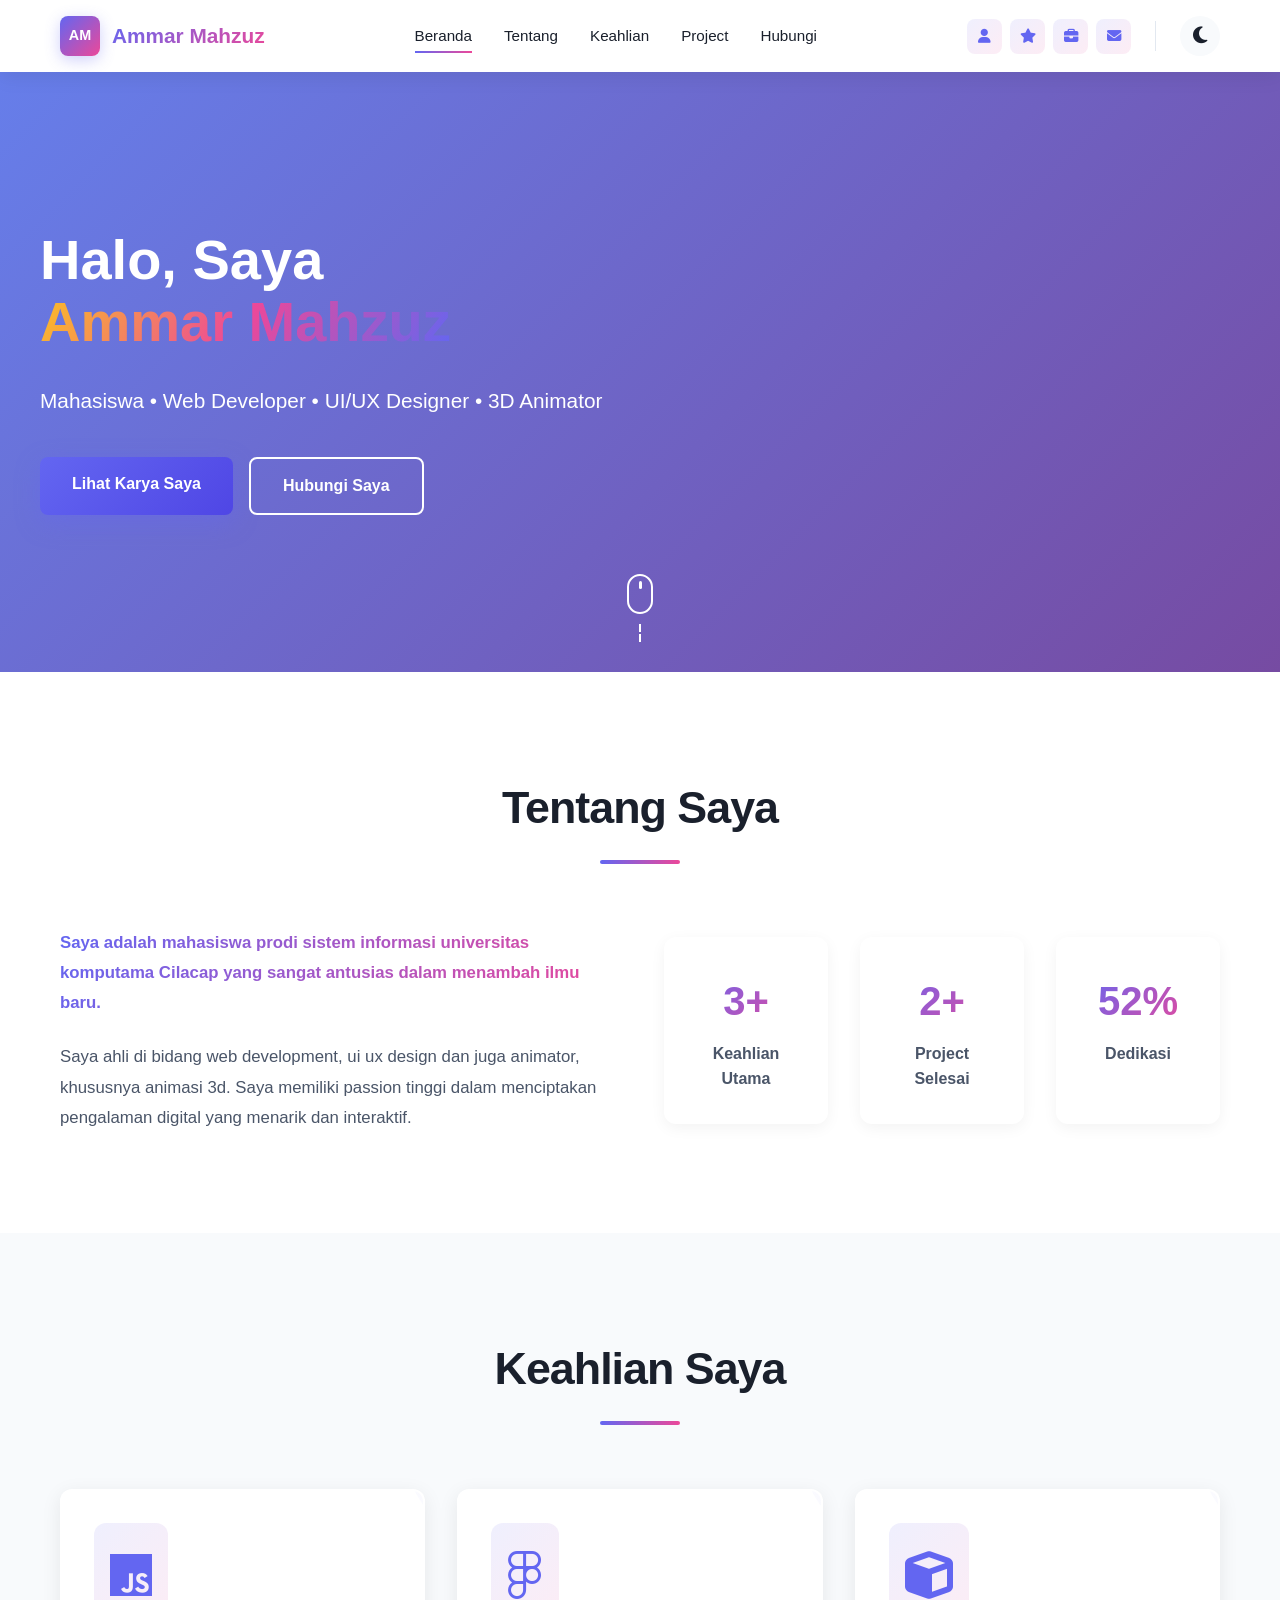
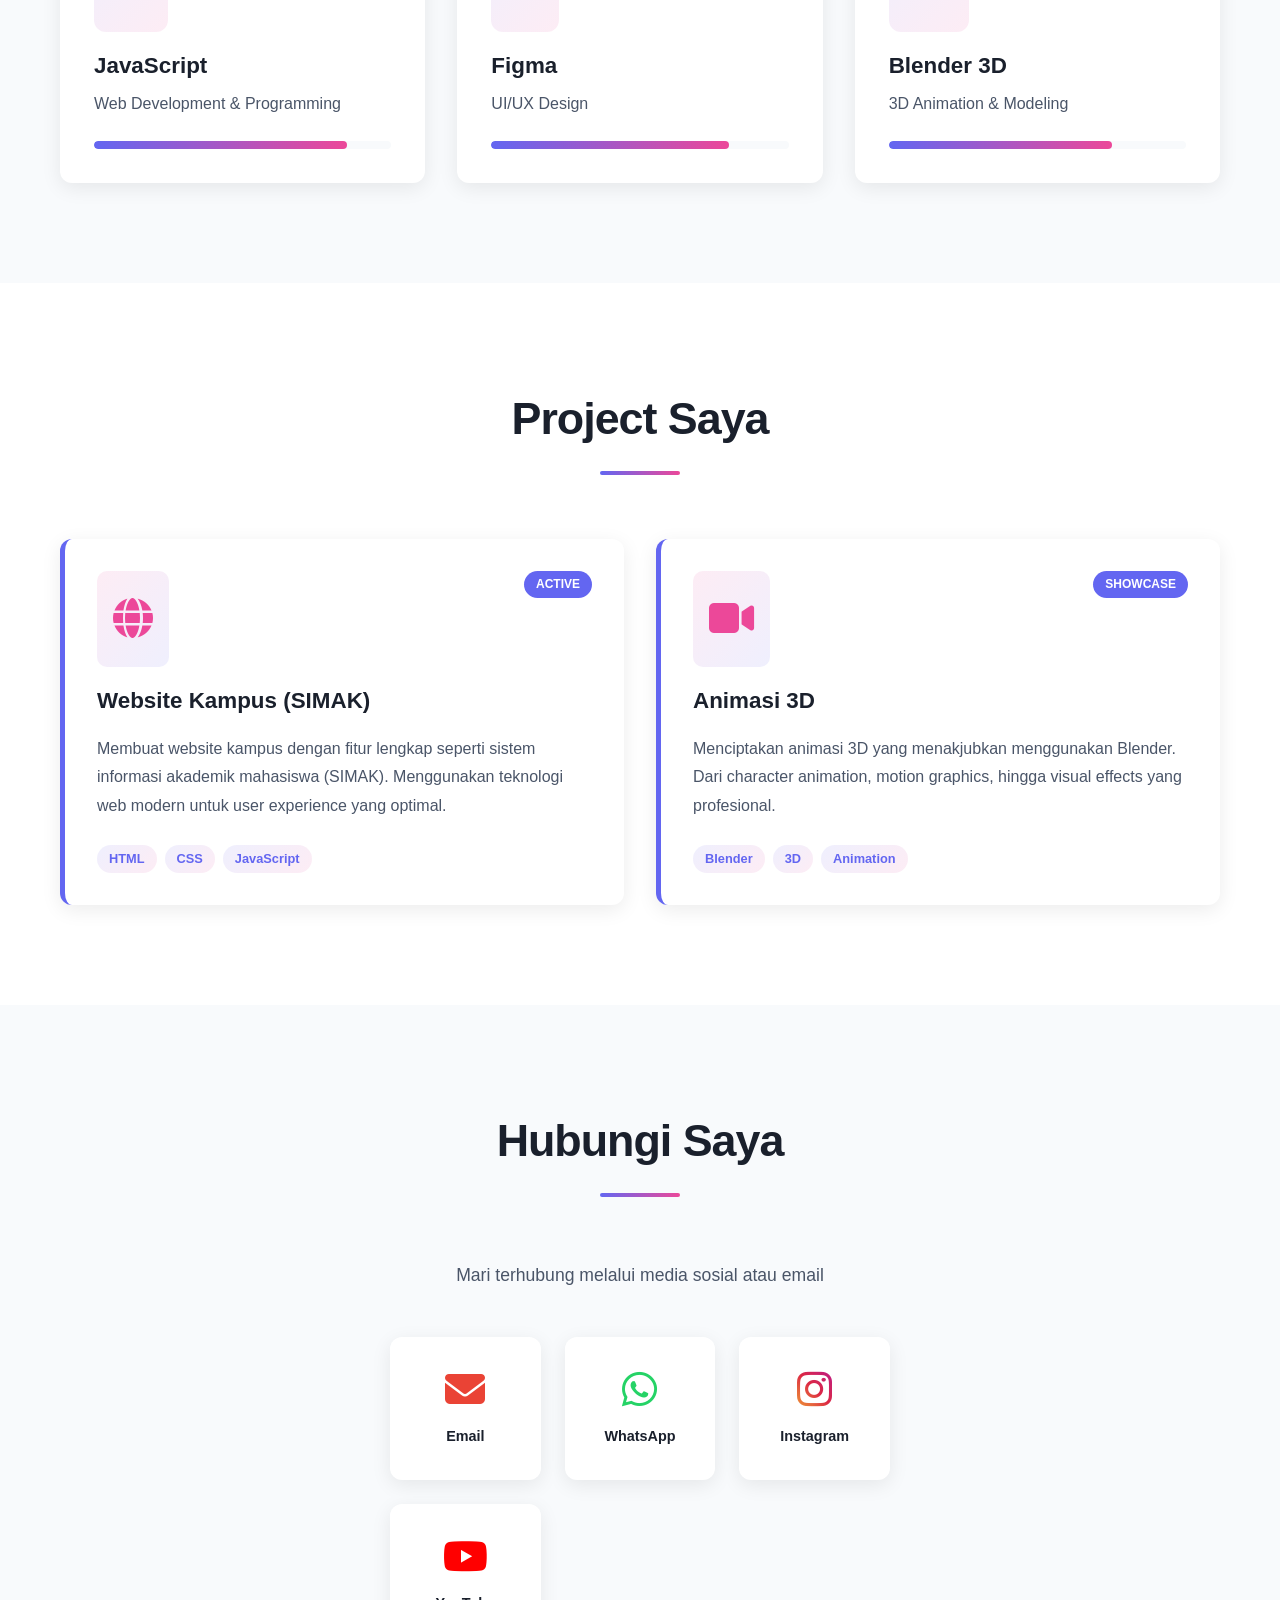
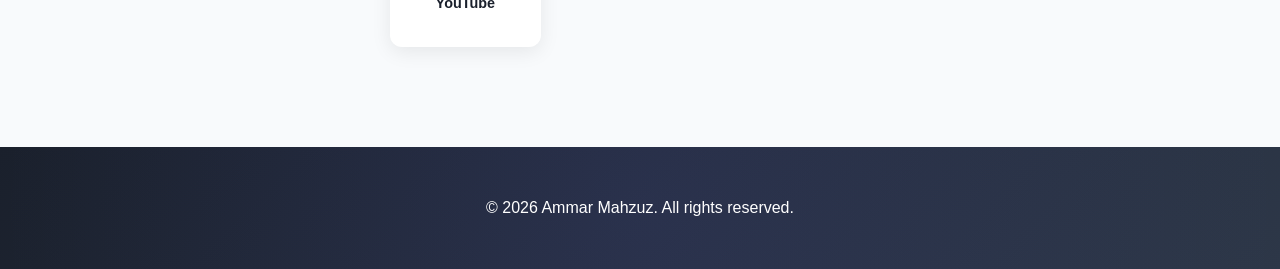
<file: index.html>
<!DOCTYPE html>
<html lang="id">
<head>
    <meta charset="UTF-8">
    <meta name="viewport" content="width=device-width, initial-scale=1.0">
    <title>Ammar Mahzuz - Portfolio</title>
    <link rel="stylesheet" href="style.css">
    <link rel="stylesheet" href="https://cdnjs.cloudflare.com/ajax/libs/font-awesome/6.4.0/css/all.min.css">
</head>
<body>
    <!-- Navigation -->
    <nav class="navbar">
        <div class="nav-container">
            <div class="nav-brand">
                <span class="brand-icon">AM</span>
                <span class="brand-text">Ammar Mahzuz</span>
            </div>
            <div class="nav-menu" id="navMenu">
                <a href="#home" class="nav-link active">Beranda</a>
                <a href="#about" class="nav-link">Tentang</a>
                <a href="#skills" class="nav-link">Keahlian</a>
                <a href="#projects" class="nav-link">Project</a>
                <a href="#contact" class="nav-link">Hubungi</a>
            </div>
            <div class="nav-right">
                <div class="nav-shortcuts">
                    <a href="#about" class="nav-shortcut" title="Tentang" data-tooltip="Tentang">
                        <i class="fas fa-user"></i>
                    </a>
                    <a href="#skills" class="nav-shortcut" title="Keahlian" data-tooltip="Keahlian">
                        <i class="fas fa-star"></i>
                    </a>
                    <a href="#projects" class="nav-shortcut" title="Project" data-tooltip="Project">
                        <i class="fas fa-briefcase"></i>
                    </a>
                    <a href="#contact" class="nav-shortcut" title="Hubungi" data-tooltip="Hubungi">
                        <i class="fas fa-envelope"></i>
                    </a>
                </div>
                <div class="nav-divider"></div>
                <button class="theme-toggle" id="themeToggle">
                    <i class="fas fa-moon"></i>
                </button>
                <button class="menu-toggle" id="menuToggle">
                    <span></span>
                    <span></span>
                    <span></span>
                </button>
            </div>
        </div>
    </nav>

    <!-- Home Section -->
    <section id="home" class="hero">
        <div class="hero-content">
            <div class="hero-text fade-in">
                <h1 class="hero-title">
                    <span class="title-word">Halo,</span>
                    <span class="title-word">Saya</span>
                    <span class="title-word highlight">Ammar Mahzuz</span>
                </h1>
                <p class="hero-subtitle">Mahasiswa • Web Developer • UI/UX Designer • 3D Animator</p>
                <div class="hero-buttons">
                    <a href="#projects" class="btn btn-primary">Lihat Karya Saya</a>
                    <a href="#contact" class="btn btn-secondary">Hubungi Saya</a>
                </div>
            </div>
            <div class="hero-visual fade-in">
                <div class="avatar-wrapper">
                    <div class="avatar">AM</div>
                    <div class="avatar-ring"></div>
                </div>
                <div class="floating-cards">
                    <div class="float-card" style="--delay: 0s">
                        <i class="fas fa-code"></i>
                    </div>
                    <div class="float-card" style="--delay: 0.2s">
                        <i class="fab fa-figma"></i>
                    </div>
                    <div class="float-card" style="--delay: 0.4s">
                        <i class="fas fa-cube"></i>
                    </div>
                </div>
            </div>
        </div>
        <div class="scroll-indicator">
            <div class="mouse">
                <div class="wheel"></div>
            </div>
            <div class="arrow">
                <span></span>
                <span></span>
            </div>
        </div>
    </section>

    <!-- About Section -->
    <section id="about" class="about">
        <div class="container">
            <div class="section-header fade-in">
                <h2 class="section-title">Tentang Saya</h2>
                <div class="title-underline"></div>
            </div>
            <div class="about-content">
                <div class="about-text fade-in">
                    <p class="highlight-text">
                        Saya adalah mahasiswa prodi sistem informasi universitas komputama Cilacap yang sangat antusias dalam menambah ilmu baru.
                    </p>
                    <p>
                        Saya ahli di bidang web development, ui ux design dan juga animator, khususnya animasi 3d. Saya memiliki passion tinggi dalam menciptakan pengalaman digital yang menarik dan interaktif.
                    </p>
                </div>
                <div class="about-stats fade-in">
                    <div class="stat-item">
                        <div class="stat-number">3+</div>
                        <div class="stat-label">Keahlian Utama</div>
                    </div>
                    <div class="stat-item">
                        <div class="stat-number">2+</div>
                        <div class="stat-label">Project Selesai</div>
                    </div>
                    <div class="stat-item">
                        <div class="stat-number">100%</div>
                        <div class="stat-label">Dedikasi</div>
                    </div>
                </div>
            </div>
        </div>
    </section>

    <!-- Skills Section -->
    <section id="skills" class="skills">
        <div class="container">
            <div class="section-header fade-in">
                <h2 class="section-title">Keahlian Saya</h2>
                <div class="title-underline"></div>
            </div>
            <div class="skills-grid">
                <div class="skill-card fade-in" style="--delay: 0s">
                    <div class="skill-icon-wrapper">
                        <i class="fab fa-js"></i>
                    </div>
                    <h3>JavaScript</h3>
                    <p>Web Development & Programming</p>
                    <div class="skill-bar">
                        <div class="skill-progress" style="width: 85%"></div>
                    </div>
                </div>
                <div class="skill-card fade-in" style="--delay: 0.1s">
                    <div class="skill-icon-wrapper">
                        <i class="fab fa-figma"></i>
                    </div>
                    <h3>Figma</h3>
                    <p>UI/UX Design</p>
                    <div class="skill-bar">
                        <div class="skill-progress" style="width: 80%"></div>
                    </div>
                </div>
                <div class="skill-card fade-in" style="--delay: 0.2s">
                    <div class="skill-icon-wrapper">
                        <i class="fas fa-cube"></i>
                    </div>
                    <h3>Blender 3D</h3>
                    <p>3D Animation & Modeling</p>
                    <div class="skill-bar">
                        <div class="skill-progress" style="width: 75%"></div>
                    </div>
                </div>
            </div>
        </div>
    </section>

    <!-- Projects Section -->
    <section id="projects" class="projects">
        <div class="container">
            <div class="section-header fade-in">
                <h2 class="section-title">Project Saya</h2>
                <div class="title-underline"></div>
            </div>
            <div class="projects-grid">
                <div class="project-card fade-in" style="--delay: 0s">
                    <div class="project-header">
                        <div class="project-icon">
                            <i class="fas fa-globe"></i>
                        </div>
                        <div class="project-status">Active</div>
                    </div>
                    <h3>Website Kampus (SIMAK)</h3>
                    <p>Membuat website kampus dengan fitur lengkap seperti sistem informasi akademik mahasiswa (SIMAK). Menggunakan teknologi web modern untuk user experience yang optimal.</p>
                    <div class="project-tags">
                        <span class="tag">HTML</span>
                        <span class="tag">CSS</span>
                        <span class="tag">JavaScript</span>
                    </div>
                </div>
                <div class="project-card fade-in" style="--delay: 0.1s">
                    <div class="project-header">
                        <div class="project-icon">
                            <i class="fas fa-video"></i>
                        </div>
                        <div class="project-status">Showcase</div>
                    </div>
                    <h3>Animasi 3D</h3>
                    <p>Menciptakan animasi 3D yang menakjubkan menggunakan Blender. Dari character animation, motion graphics, hingga visual effects yang profesional.</p>
                    <div class="project-tags">
                        <span class="tag">Blender</span>
                        <span class="tag">3D</span>
                        <span class="tag">Animation</span>
                    </div>
                </div>
            </div>
        </div>
    </section>

    <!-- Contact Section -->
    <section id="contact" class="contact">
        <div class="container">
            <div class="section-header fade-in">
                <h2 class="section-title">Hubungi Saya</h2>
                <div class="title-underline"></div>
            </div>
            <p class="contact-subtitle fade-in">Mari terhubung melalui media sosial atau email</p>
            
            <div class="contact-links fade-in">
                <a href="mailto:ammarmahzuz@mail.com" class="contact-item contact-email" title="Email">
                    <div class="contact-icon-wrapper">
                        <i class="fas fa-envelope"></i>
                    </div>
                    <span class="contact-text">Email</span>
                </a>
                
                <a href="https://api.whatsapp.com/send/?phone=6285643094039&text&type=phone_number&app_absent=0&wame_ctl=1" target="_blank" class="contact-item contact-whatsapp" title="WhatsApp">
                    <div class="contact-icon-wrapper">
                        <i class="fab fa-whatsapp"></i>
                    </div>
                    <span class="contact-text">WhatsApp</span>
                </a>
                
                <a href="https://www.instagram.com/rammahr16?igsh=Z2ZxMXU0ZWlxMHEy" target="_blank" class="contact-item contact-instagram" title="Instagram">
                    <div class="contact-icon-wrapper">
                        <i class="fab fa-instagram"></i>
                    </div>
                    <span class="contact-text">Instagram</span>
                </a>
                
                <a href="https://youtube.com/@ammarmahzuz7254?si=USGzGLlos97mZvbC" target="_blank" class="contact-item contact-youtube" title="YouTube">
                    <div class="contact-icon-wrapper">
                        <i class="fab fa-youtube"></i>
                    </div>
                    <span class="contact-text">YouTube</span>
                </a>
            </div>
        </div>
    </section>

    <!-- Footer -->
    <footer class="footer">
        <div class="container">
            <p>&copy; 2026 Ammar Mahzuz. All rights reserved.</p>
            <div class="footer-glow"></div>
        </div>
    </footer>

    <script src="script.js"></script>
</body>
</html>
</file>
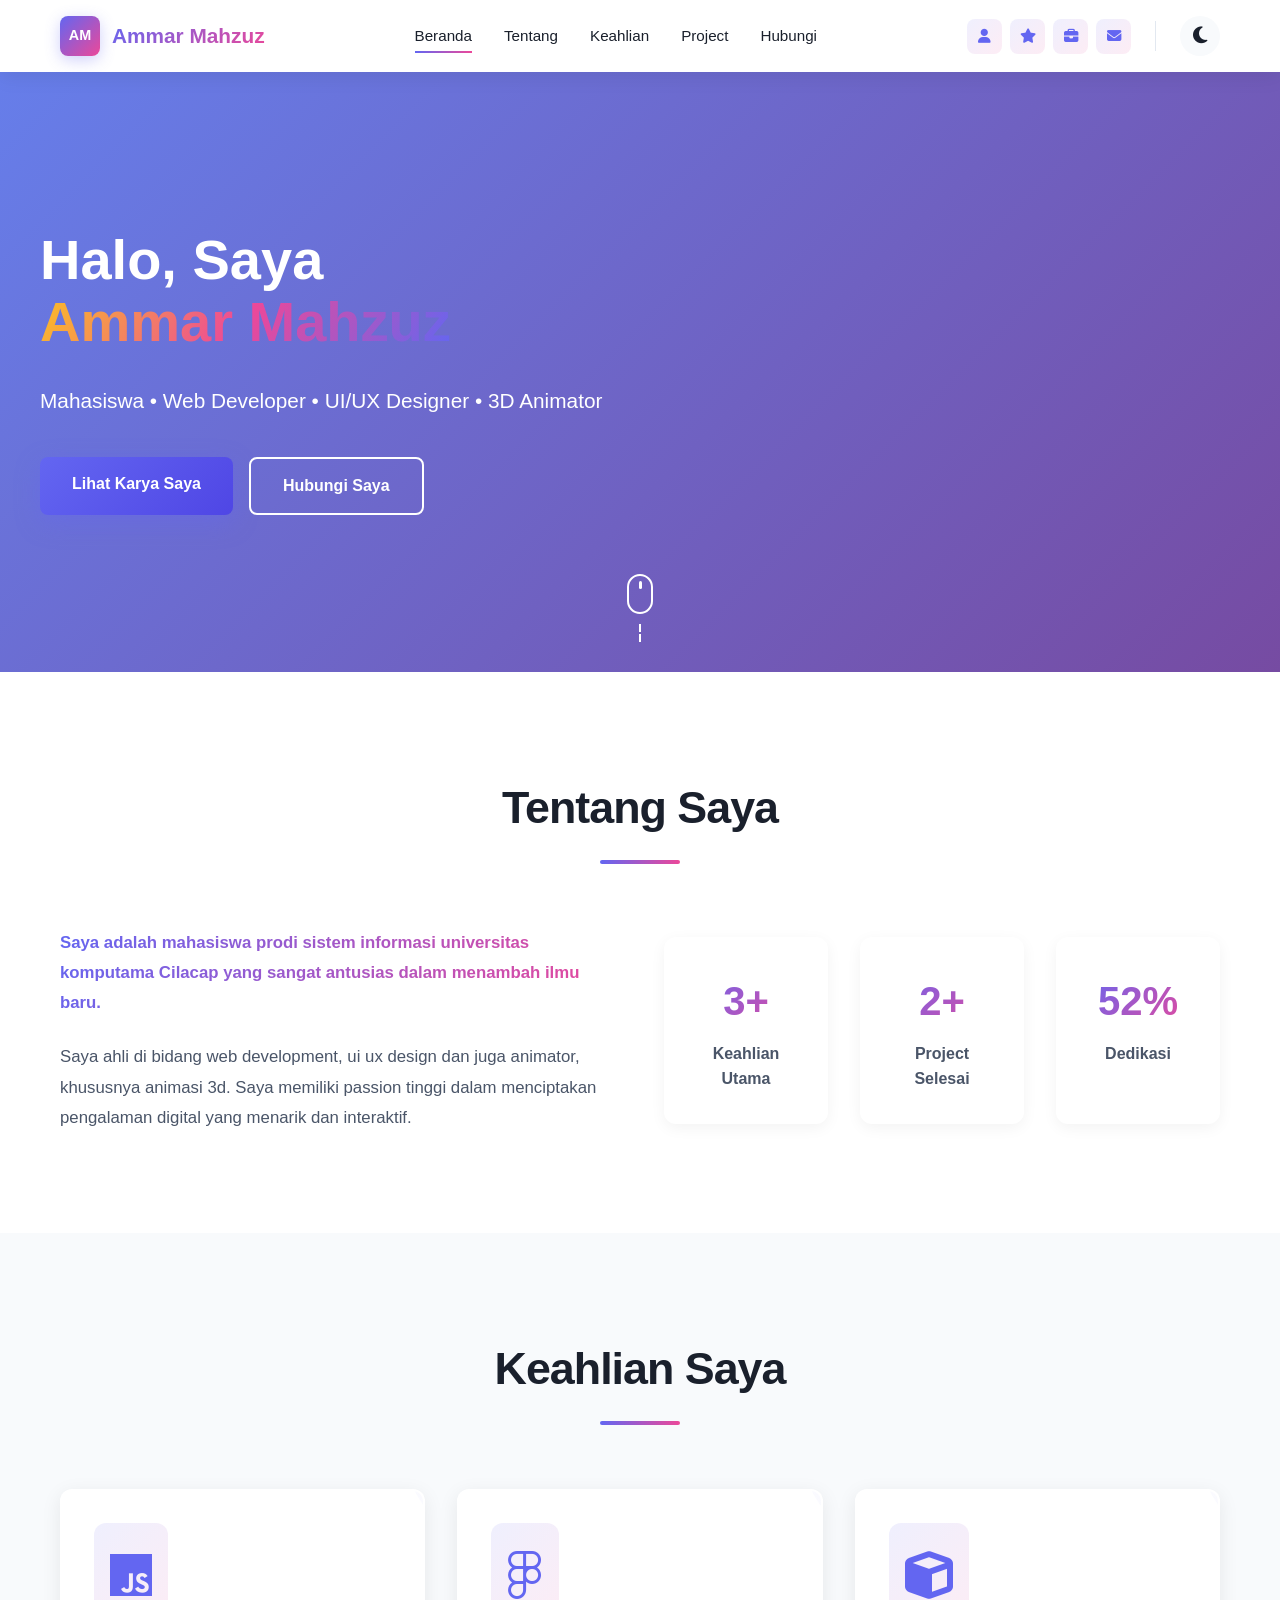
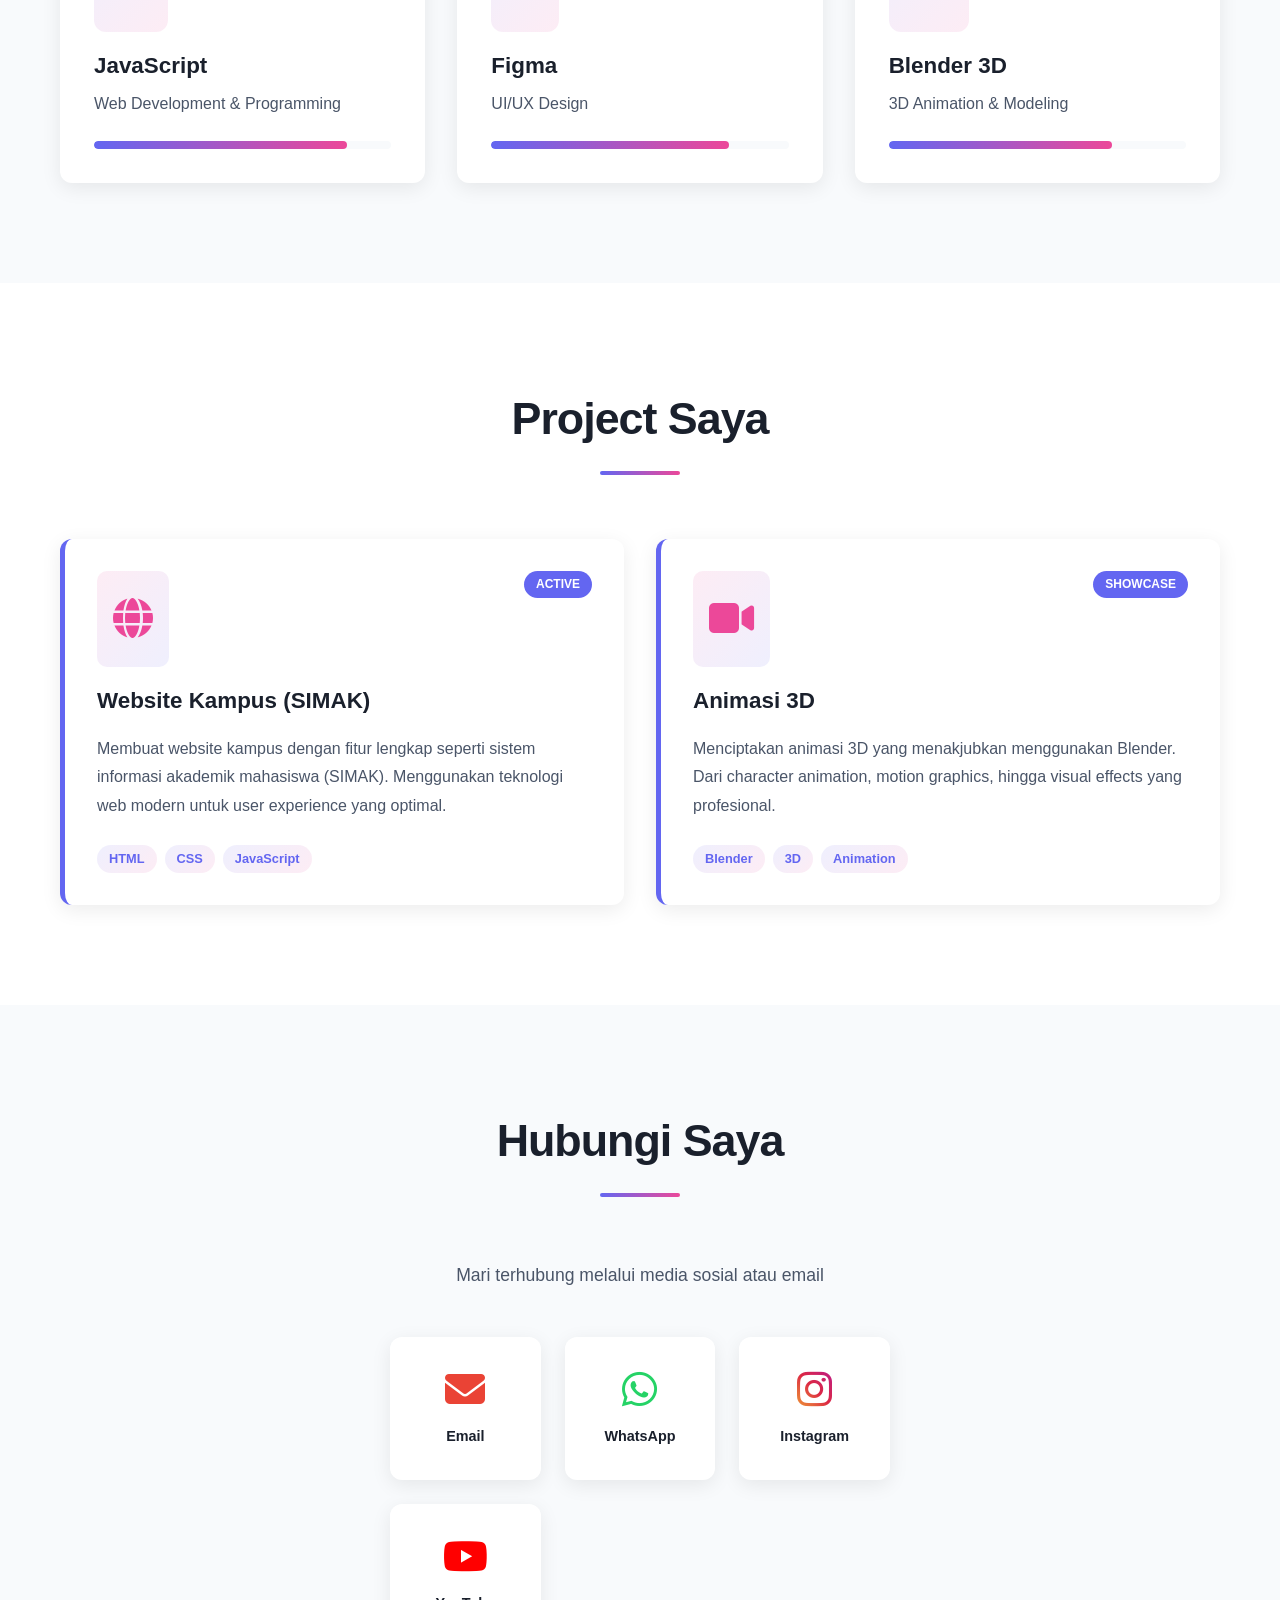
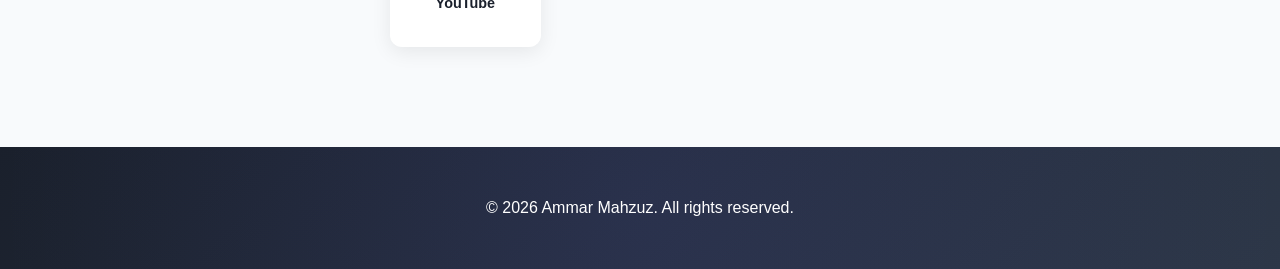
<file: index_Version3.html>
<!DOCTYPE html>
<html lang="id">
<head>
    <meta charset="UTF-8">
    <meta name="viewport" content="width=device-width, initial-scale=1.0">
    <title>Ammar Mahzuz - Portfolio</title>
    <link rel="stylesheet" href="style.css">
    <link rel="stylesheet" href="https://cdnjs.cloudflare.com/ajax/libs/font-awesome/6.4.0/css/all.min.css">
</head>
<body>
    <!-- Navigation -->
    <nav class="navbar">
        <div class="nav-container">
            <div class="nav-brand">
                <span class="brand-icon">AM</span>
                <span class="brand-text">Ammar Mahzuz</span>
            </div>
            <div class="nav-menu" id="navMenu">
                <a href="#home" class="nav-link active">Beranda</a>
                <a href="#about" class="nav-link">Tentang</a>
                <a href="#skills" class="nav-link">Keahlian</a>
                <a href="#projects" class="nav-link">Project</a>
                <a href="#contact" class="nav-link">Hubungi</a>
            </div>
            <div class="nav-right">
                <div class="nav-shortcuts">
                    <a href="#about" class="nav-shortcut" title="Tentang" data-tooltip="Tentang">
                        <i class="fas fa-user"></i>
                    </a>
                    <a href="#skills" class="nav-shortcut" title="Keahlian" data-tooltip="Keahlian">
                        <i class="fas fa-star"></i>
                    </a>
                    <a href="#projects" class="nav-shortcut" title="Project" data-tooltip="Project">
                        <i class="fas fa-briefcase"></i>
                    </a>
                    <a href="#contact" class="nav-shortcut" title="Hubungi" data-tooltip="Hubungi">
                        <i class="fas fa-envelope"></i>
                    </a>
                </div>
                <div class="nav-divider"></div>
                <button class="theme-toggle" id="themeToggle">
                    <i class="fas fa-moon"></i>
                </button>
                <button class="menu-toggle" id="menuToggle">
                    <span></span>
                    <span></span>
                    <span></span>
                </button>
            </div>
        </div>
    </nav>

    <!-- Home Section -->
    <section id="home" class="hero">
        <div class="hero-content">
            <div class="hero-text fade-in">
                <h1 class="hero-title">
                    <span class="title-word">Halo,</span>
                    <span class="title-word">Saya</span>
                    <span class="title-word highlight">Ammar Mahzuz</span>
                </h1>
                <p class="hero-subtitle">Mahasiswa • Web Developer • UI/UX Designer • 3D Animator</p>
                <div class="hero-buttons">
                    <a href="#projects" class="btn btn-primary">Lihat Karya Saya</a>
                    <a href="#contact" class="btn btn-secondary">Hubungi Saya</a>
                </div>
            </div>
            <div class="hero-visual fade-in">
                <div class="avatar-wrapper">
                    <div class="avatar">AM</div>
                    <div class="avatar-ring"></div>
                </div>
                <div class="floating-cards">
                    <div class="float-card" style="--delay: 0s">
                        <i class="fas fa-code"></i>
                    </div>
                    <div class="float-card" style="--delay: 0.2s">
                        <i class="fab fa-figma"></i>
                    </div>
                    <div class="float-card" style="--delay: 0.4s">
                        <i class="fas fa-cube"></i>
                    </div>
                </div>
            </div>
        </div>
        <div class="scroll-indicator">
            <div class="mouse">
                <div class="wheel"></div>
            </div>
            <div class="arrow">
                <span></span>
                <span></span>
            </div>
        </div>
    </section>

    <!-- About Section -->
    <section id="about" class="about">
        <div class="container">
            <div class="section-header fade-in">
                <h2 class="section-title">Tentang Saya</h2>
                <div class="title-underline"></div>
            </div>
            <div class="about-content">
                <div class="about-text fade-in">
                    <p class="highlight-text">
                        Saya adalah mahasiswa prodi sistem informasi universitas komputama Cilacap yang sangat antusias dalam menambah ilmu baru.
                    </p>
                    <p>
                        Saya ahli di bidang web development, ui ux design dan juga animator, khususnya animasi 3d. Saya memiliki passion tinggi dalam menciptakan pengalaman digital yang menarik dan interaktif.
                    </p>
                </div>
                <div class="about-stats fade-in">
                    <div class="stat-item">
                        <div class="stat-number">3+</div>
                        <div class="stat-label">Keahlian Utama</div>
                    </div>
                    <div class="stat-item">
                        <div class="stat-number">2+</div>
                        <div class="stat-label">Project Selesai</div>
                    </div>
                    <div class="stat-item">
                        <div class="stat-number">100%</div>
                        <div class="stat-label">Dedikasi</div>
                    </div>
                </div>
            </div>
        </div>
    </section>

    <!-- Skills Section -->
    <section id="skills" class="skills">
        <div class="container">
            <div class="section-header fade-in">
                <h2 class="section-title">Keahlian Saya</h2>
                <div class="title-underline"></div>
            </div>
            <div class="skills-grid">
                <div class="skill-card fade-in" style="--delay: 0s">
                    <div class="skill-icon-wrapper">
                        <i class="fab fa-js"></i>
                    </div>
                    <h3>JavaScript</h3>
                    <p>Web Development & Programming</p>
                    <div class="skill-bar">
                        <div class="skill-progress" style="width: 85%"></div>
                    </div>
                </div>
                <div class="skill-card fade-in" style="--delay: 0.1s">
                    <div class="skill-icon-wrapper">
                        <i class="fab fa-figma"></i>
                    </div>
                    <h3>Figma</h3>
                    <p>UI/UX Design</p>
                    <div class="skill-bar">
                        <div class="skill-progress" style="width: 80%"></div>
                    </div>
                </div>
                <div class="skill-card fade-in" style="--delay: 0.2s">
                    <div class="skill-icon-wrapper">
                        <i class="fas fa-cube"></i>
                    </div>
                    <h3>Blender 3D</h3>
                    <p>3D Animation & Modeling</p>
                    <div class="skill-bar">
                        <div class="skill-progress" style="width: 75%"></div>
                    </div>
                </div>
            </div>
        </div>
    </section>

    <!-- Projects Section -->
    <section id="projects" class="projects">
        <div class="container">
            <div class="section-header fade-in">
                <h2 class="section-title">Project Saya</h2>
                <div class="title-underline"></div>
            </div>
            <div class="projects-grid">
                <div class="project-card fade-in" style="--delay: 0s">
                    <div class="project-header">
                        <div class="project-icon">
                            <i class="fas fa-globe"></i>
                        </div>
                        <div class="project-status">Active</div>
                    </div>
                    <h3>Website Kampus (SIMAK)</h3>
                    <p>Membuat website kampus dengan fitur lengkap seperti sistem informasi akademik mahasiswa (SIMAK). Menggunakan teknologi web modern untuk user experience yang optimal.</p>
                    <div class="project-tags">
                        <span class="tag">HTML</span>
                        <span class="tag">CSS</span>
                        <span class="tag">JavaScript</span>
                    </div>
                </div>
                <div class="project-card fade-in" style="--delay: 0.1s">
                    <div class="project-header">
                        <div class="project-icon">
                            <i class="fas fa-video"></i>
                        </div>
                        <div class="project-status">Showcase</div>
                    </div>
                    <h3>Animasi 3D</h3>
                    <p>Menciptakan animasi 3D yang menakjubkan menggunakan Blender. Dari character animation, motion graphics, hingga visual effects yang profesional.</p>
                    <div class="project-tags">
                        <span class="tag">Blender</span>
                        <span class="tag">3D</span>
                        <span class="tag">Animation</span>
                    </div>
                </div>
            </div>
        </div>
    </section>

    <!-- Contact Section -->
    <section id="contact" class="contact">
        <div class="container">
            <div class="section-header fade-in">
                <h2 class="section-title">Hubungi Saya</h2>
                <div class="title-underline"></div>
            </div>
            <p class="contact-subtitle fade-in">Mari terhubung melalui media sosial atau email</p>
            
            <div class="contact-links fade-in">
                <a href="mailto:ammarmahzuz@mail.com" class="contact-item contact-email" title="Email">
                    <div class="contact-icon-wrapper">
                        <i class="fas fa-envelope"></i>
                    </div>
                    <span class="contact-text">Email</span>
                </a>
                
                <a href="https://api.whatsapp.com/send/?phone=6285643094039&text&type=phone_number&app_absent=0&wame_ctl=1" target="_blank" class="contact-item contact-whatsapp" title="WhatsApp">
                    <div class="contact-icon-wrapper">
                        <i class="fab fa-whatsapp"></i>
                    </div>
                    <span class="contact-text">WhatsApp</span>
                </a>
                
                <a href="https://www.instagram.com/rammahr16?igsh=Z2ZxMXU0ZWlxMHEy" target="_blank" class="contact-item contact-instagram" title="Instagram">
                    <div class="contact-icon-wrapper">
                        <i class="fab fa-instagram"></i>
                    </div>
                    <span class="contact-text">Instagram</span>
                </a>
                
                <a href="https://youtube.com/@ammarmahzuz7254?si=USGzGLlos97mZvbC" target="_blank" class="contact-item contact-youtube" title="YouTube">
                    <div class="contact-icon-wrapper">
                        <i class="fab fa-youtube"></i>
                    </div>
                    <span class="contact-text">YouTube</span>
                </a>
            </div>
        </div>
    </section>

    <!-- Footer -->
    <footer class="footer">
        <div class="container">
            <p>&copy; 2026 Ammar Mahzuz. All rights reserved.</p>
            <div class="footer-glow"></div>
        </div>
    </footer>

    <script src="script.js"></script>
</body>
</html>
</file>
<file: style.css>
* {
    margin: 0;
    padding: 0;
    box-sizing: border-box;
}

:root {
    --primary-color: #6366f1;
    --primary-dark: #4f46e5;
    --secondary-color: #ec4899;
    --accent-color: #f59e0b;
    
    --bg-light: #ffffff;
    --bg-light-alt: #f8fafc;
    --text-light: #1a202c;
    --text-light-alt: #4a5568;
    --border-light: #e2e8f0;
    
    --bg-dark: #0f172a;
    --bg-dark-alt: #1e293b;
    --text-dark: #f1f5f9;
    --text-dark-alt: #cbd5e1;
    --border-dark: #334155;
    
    --transition: all 0.3s cubic-bezier(0.4, 0, 0.2, 1);
    --transition-slow: all 0.6s cubic-bezier(0.4, 0, 0.2, 1);
}

html {
    scroll-behavior: smooth;
}

body {
    font-family: 'Segoe UI', Tahoma, Geneva, Verdana, sans-serif;
    line-height: 1.6;
    color: var(--text-light);
    background-color: var(--bg-light);
    transition: var(--transition-slow);
    overflow-x: hidden;
}

body.dark-mode {
    background-color: var(--bg-dark);
    color: var(--text-dark);
}

.container {
    max-width: 1200px;
    margin: 0 auto;
    padding: 0 20px;
}

/* Animations */
@keyframes fadeInUp {
    from {
        opacity: 0;
        transform: translateY(30px);
    }
    to {
        opacity: 1;
        transform: translateY(0);
    }
}

@keyframes slideInLeft {
    from {
        opacity: 0;
        transform: translateX(-30px);
    }
    to {
        opacity: 1;
        transform: translateX(0);
    }
}

@keyframes slideInRight {
    from {
        opacity: 0;
        transform: translateX(30px);
    }
    to {
        opacity: 1;
        transform: translateX(0);
    }
}

@keyframes float {
    0%, 100% {
        transform: translateY(0px);
    }
    50% {
        transform: translateY(-20px);
    }
}

@keyframes glow {
    0%, 100% {
        box-shadow: 0 0 20px rgba(99, 102, 241, 0.3);
    }
    50% {
        box-shadow: 0 0 30px rgba(99, 102, 241, 0.5);
    }
}

@keyframes pulse {
    0%, 100% {
        opacity: 1;
    }
    50% {
        opacity: 0.5;
    }
}

@keyframes rotate {
    from {
        transform: rotate(0deg);
    }
    to {
        transform: rotate(360deg);
    }
}

@keyframes wave {
    0%, 100% {
        transform: translateY(0);
    }
    25% {
        transform: translateY(-10px);
    }
    75% {
        transform: translateY(10px);
    }
}

@keyframes floatCard {
    0%, 100% {
        transform: translateY(0) rotate(0deg);
    }
    50% {
        transform: translateY(-15px) rotate(5deg);
    }
}

@keyframes progressBar {
    from {
        width: 0 !important;
    }
}

.fade-in {
    animation: fadeInUp 0.6s ease-out forwards;
    opacity: 0;
}

.fade-in[style*="--delay"] {
    animation-delay: var(--delay);
}

/* Navbar */
.navbar {
    background-color: var(--bg-light);
    box-shadow: 0 4px 20px rgba(0, 0, 0, 0.08);
    position: sticky;
    top: 0;
    z-index: 100;
    transition: var(--transition-slow);
    backdrop-filter: blur(10px);
    background-color: rgba(255, 255, 255, 0.95);
}

body.dark-mode .navbar {
    background-color: rgba(15, 23, 42, 0.95);
    box-shadow: 0 4px 20px rgba(0, 0, 0, 0.3);
}

.nav-container {
    max-width: 1200px;
    margin: 0 auto;
    padding: 1rem 20px;
    display: flex;
    justify-content: space-between;
    align-items: center;
}

.nav-brand {
    display: flex;
    align-items: center;
    gap: 0.75rem;
    font-weight: bold;
    color: var(--primary-color);
    transition: var(--transition);
    cursor: pointer;
}

.nav-brand:hover {
    transform: scale(1.05);
}

.brand-icon {
    width: 40px;
    height: 40px;
    background: linear-gradient(135deg, var(--primary-color), var(--secondary-color));
    border-radius: 8px;
    display: flex;
    align-items: center;
    justify-content: center;
    color: white;
    font-weight: bold;
    font-size: 0.9rem;
    box-shadow: 0 4px 15px rgba(99, 102, 241, 0.3);
}

.brand-text {
    font-size: 1.3rem;
    background: linear-gradient(135deg, var(--primary-color), var(--secondary-color));
    -webkit-background-clip: text;
    -webkit-text-fill-color: transparent;
    background-clip: text;
}

.nav-menu {
    display: flex;
    gap: 2rem;
    align-items: center;
}

.nav-link {
    color: var(--text-light);
    text-decoration: none;
    transition: var(--transition);
    font-weight: 500;
    position: relative;
    font-size: 0.95rem;
}

body.dark-mode .nav-link {
    color: var(--text-dark);
}

.nav-link::after {
    content: '';
    position: absolute;
    bottom: -5px;
    left: 0;
    width: 0;
    height: 2px;
    background: linear-gradient(90deg, var(--primary-color), var(--secondary-color));
    transition: width 0.3s ease;
}

.nav-link:hover::after,
.nav-link.active::after {
    width: 100%;
}

.nav-link:hover {
    color: var(--primary-color);
}

.nav-right {
    display: flex;
    align-items: center;
    gap: 1rem;
}

/* Nav Shortcuts */
.nav-shortcuts {
    display: flex;
    gap: 0.5rem;
    align-items: center;
}

.nav-shortcut {
    width: 35px;
    height: 35px;
    display: flex;
    align-items: center;
    justify-content: center;
    border-radius: 8px;
    background: linear-gradient(135deg, rgba(99, 102, 241, 0.1), rgba(236, 72, 153, 0.1));
    color: var(--primary-color);
    text-decoration: none;
    transition: var(--transition);
    font-size: 0.9rem;
    position: relative;
}

body.dark-mode .nav-shortcut {
    background: linear-gradient(135deg, rgba(99, 102, 241, 0.2), rgba(236, 72, 153, 0.2));
}

.nav-shortcut:hover {
    background: linear-gradient(135deg, var(--primary-color), var(--secondary-color));
    color: white;
    transform: translateY(-3px) scale(1.1);
    box-shadow: 0 8px 20px rgba(99, 102, 241, 0.3);
}

.nav-shortcut::after {
    content: attr(data-tooltip);
    position: absolute;
    bottom: -35px;
    left: 50%;
    transform: translateX(-50%);
    background: var(--text-light);
    color: white;
    padding: 6px 10px;
    border-radius: 4px;
    font-size: 0.7rem;
    font-weight: 600;
    white-space: nowrap;
    opacity: 0;
    pointer-events: none;
    transition: opacity 0.3s ease;
}

body.dark-mode .nav-shortcut::after {
    background: var(--text-dark);
    color: var(--bg-dark);
}

.nav-shortcut:hover::after {
    opacity: 1;
}

.nav-divider {
    width: 1px;
    height: 30px;
    background: var(--border-light);
    margin: 0 0.5rem;
}

body.dark-mode .nav-divider {
    background: var(--border-dark);
}

/* Theme Toggle */
.theme-toggle {
    background: none;
    border: none;
    font-size: 1.2rem;
    color: var(--text-light);
    cursor: pointer;
    transition: var(--transition);
    padding: 0.5rem;
    display: flex;
    align-items: center;
    justify-content: center;
    width: 40px;
    height: 40px;
    border-radius: 50%;
    background: var(--bg-light-alt);
}

body.dark-mode .theme-toggle {
    color: var(--text-dark);
    background: var(--bg-dark-alt);
}

.theme-toggle:hover {
    color: var(--primary-color);
    transform: rotate(20deg) scale(1.1);
    background: var(--primary-color);
    color: white;
}

.menu-toggle {
    display: none;
    flex-direction: column;
    gap: 5px;
    background: none;
    border: none;
    cursor: pointer;
}

.menu-toggle span {
    width: 25px;
    height: 3px;
    background: var(--text-light);
    border-radius: 2px;
    transition: var(--transition);
}

body.dark-mode .menu-toggle span {
    background: var(--text-dark);
}

/* Hero Section */
.hero {
    padding: 100px 20px;
    background: linear-gradient(135deg, #667eea 0%, #764ba2 100%);
    color: white;
    min-height: 600px;
    display: flex;
    flex-direction: column;
    justify-content: center;
    align-items: center;
    transition: var(--transition);
    position: relative;
    overflow: hidden;
}

body.dark-mode .hero {
    background: linear-gradient(135deg, #1e293b 0%, #0f172a 100%);
}

.hero::before {
    content: '';
    position: absolute;
    top: -50%;
    right: -50%;
    width: 500px;
    height: 500px;
    background: radial-gradient(circle, rgba(236, 72, 153, 0.2) 0%, transparent 70%);
    border-radius: 50%;
    animation: float 6s ease-in-out infinite;
}

.hero::after {
    content: '';
    position: absolute;
    bottom: -50%;
    left: -50%;
    width: 400px;
    height: 400px;
    background: radial-gradient(circle, rgba(99, 102, 241, 0.15) 0%, transparent 70%);
    border-radius: 50%;
    animation: float 8s ease-in-out infinite reverse;
}

.hero-content {
    max-width: 1200px;
    width: 100%;
    display: grid;
    grid-template-columns: 1fr 1fr;
    gap: 4rem;
    align-items: center;
    position: relative;
    z-index: 1;
}

.hero-text {
    display: flex;
    flex-direction: column;
    gap: 1.5rem;
}

.hero-title {
    font-size: 3.5rem;
    font-weight: 800;
    line-height: 1.1;
    margin-bottom: 0.5rem;
}

.title-word {
    display: inline-block;
    animation: slideInLeft 0.6s ease-out forwards;
}

.title-word:nth-child(1) {
    animation-delay: 0.1s;
}

.title-word:nth-child(2) {
    animation-delay: 0.2s;
}

.title-word:nth-child(3) {
    animation-delay: 0.3s;
}

.title-word.highlight {
    background: linear-gradient(120deg, #fbbf24, #ec4899, #6366f1);
    -webkit-background-clip: text;
    -webkit-text-fill-color: transparent;
    background-clip: text;
    font-weight: 900;
}

.hero-subtitle {
    font-size: 1.3rem;
    opacity: 0.95;
    font-weight: 500;
    animation: slideInLeft 0.6s ease-out 0.4s forwards;
    opacity: 0;
}

.hero-buttons {
    display: flex;
    gap: 1rem;
    margin-top: 1rem;
    flex-wrap: wrap;
}

.btn {
    padding: 14px 32px;
    border: none;
    border-radius: 8px;
    font-size: 1rem;
    cursor: pointer;
    transition: var(--transition);
    text-decoration: none;
    display: inline-block;
    text-align: center;
    font-weight: 600;
    position: relative;
    overflow: hidden;
}

.btn::before {
    content: '';
    position: absolute;
    top: 0;
    left: -100%;
    width: 100%;
    height: 100%;
    background: rgba(255, 255, 255, 0.2);
    transition: left 0.3s ease;
    z-index: -1;
}

.btn:hover::before {
    left: 100%;
}

.btn-primary {
    background: linear-gradient(135deg, var(--primary-color), var(--primary-dark));
    color: white;
    box-shadow: 0 8px 25px rgba(99, 102, 241, 0.4);
}

.btn-primary:hover {
    transform: translateY(-3px);
    box-shadow: 0 12px 35px rgba(99, 102, 241, 0.6);
}

.btn-secondary {
    background: transparent;
    color: white;
    border: 2px solid white;
}

.btn-secondary:hover {
    background: white;
    color: var(--primary-color);
    transform: translateY(-3px);
}

.hero-visual {
    position: relative;
    display: flex;
    justify-content: center;
    align-items: center;
    animation: slideInRight 0.8s ease-out;
}

.avatar-wrapper {
    position: relative;
    display: flex;
    align-items: center;
    justify-content: center;
}

.avatar {
    width: 250px;
    height: 250px;
    background: linear-gradient(135deg, rgba(255, 255, 255, 0.95), rgba(255, 255, 255, 0.9));
    color: var(--primary-color);
    border-radius: 50%;
    display: flex;
    align-items: center;
    justify-content: center;
    font-size: 4rem;
    font-weight: 900;
    box-shadow: 0 25px 50px rgba(0, 0, 0, 0.2);
    animation: float 3s ease-in-out infinite;
    z-index: 2;
}

.avatar-ring {
    position: absolute;
    width: 270px;
    height: 270px;
    border: 3px solid rgba(255, 255, 255, 0.3);
    border-radius: 50%;
    animation: rotate 8s linear infinite;
}

.avatar-ring::after {
    content: '';
    position: absolute;
    width: 10px;
    height: 10px;
    background: white;
    border-radius: 50%;
    top: 0;
    left: 50%;
    transform: translateX(-50%);
}

.floating-cards {
    position: absolute;
    width: 100%;
    height: 100%;
    display: flex;
    align-items: center;
    justify-content: center;
}

.float-card {
    position: absolute;
    width: 60px;
    height: 60px;
    background: white;
    border-radius: 15px;
    display: flex;
    align-items: center;
    justify-content: center;
    font-size: 1.8rem;
    color: var(--primary-color);
    box-shadow: 0 10px 30px rgba(0, 0, 0, 0.2);
    animation: floatCard 3s ease-in-out infinite;
    animation-delay: var(--delay);
}

.float-card:nth-child(1) {
    top: -30px;
    left: 50%;
    transform: translateX(-50%);
}

.float-card:nth-child(2) {
    top: 60px;
    left: -40px;
}

.float-card:nth-child(3) {
    top: 60px;
    right: -40px;
}

/* Scroll Indicator */
.scroll-indicator {
    position: absolute;
    bottom: 30px;
    left: 50%;
    transform: translateX(-50%);
    z-index: 1;
    animation: pulse 2s ease-in-out infinite;
}

.mouse {
    width: 26px;
    height: 40px;
    border: 2px solid white;
    border-radius: 13px;
    display: flex;
    justify-content: center;
    position: relative;
}

.wheel {
    width: 3px;
    height: 8px;
    background: white;
    border-radius: 2px;
    animation: wave 1.5s ease-in-out infinite;
    margin-top: 5px;
}

.arrow {
    display: flex;
    flex-direction: column;
    align-items: center;
    margin-top: 8px;
}

.arrow span {
    display: block;
    width: 2px;
    height: 8px;
    background: white;
    margin-top: 2px;
    animation: wave 1.5s ease-in-out infinite;
}

.arrow span:nth-child(2) {
    animation-delay: 0.1s;
}

/* Sections */
section {
    padding: 100px 20px;
    transition: var(--transition-slow);
    position: relative;
}

body.dark-mode section:not(.hero) {
    background-color: var(--bg-dark);
}

section:not(.hero):nth-child(even) {
    background-color: var(--bg-light-alt);
}

body.dark-mode section:not(.hero):nth-child(even) {
    background-color: var(--bg-dark-alt);
}

.section-header {
    text-align: center;
    margin-bottom: 4rem;
}

.section-title {
    font-size: 2.8rem;
    color: var(--text-light);
    font-weight: 800;
    margin-bottom: 1rem;
    letter-spacing: -1px;
}

body.dark-mode .section-title {
    color: var(--text-dark);
}

.title-underline {
    width: 80px;
    height: 4px;
    background: linear-gradient(90deg, var(--primary-color), var(--secondary-color));
    margin: 0 auto;
    border-radius: 2px;
    animation: fadeInUp 0.8s ease-out 0.2s forwards;
    opacity: 0;
}

/* About Section */
.about-content {
    display: grid;
    grid-template-columns: 1fr 1fr;
    gap: 3rem;
    align-items: center;
}

.about-text {
    display: flex;
    flex-direction: column;
    gap: 1.5rem;
}

.about-text p {
    font-size: 1.05rem;
    line-height: 1.8;
    color: var(--text-light-alt);
}

body.dark-mode .about-text p {
    color: var(--text-dark-alt);
}

.highlight-text {
    font-size: 1.2rem;
    font-weight: 600;
    background: linear-gradient(120deg, var(--primary-color), var(--secondary-color));
    -webkit-background-clip: text;
    -webkit-text-fill-color: transparent;
    background-clip: text;
}

.about-stats {
    display: grid;
    grid-template-columns: repeat(3, 1fr);
    gap: 2rem;
}

.stat-item {
    text-align: center;
    padding: 2rem;
    background: var(--bg-light);
    border-radius: 12px;
    box-shadow: 0 4px 15px rgba(0, 0, 0, 0.05);
    transition: var(--transition);
}

body.dark-mode .stat-item {
    background: var(--bg-dark-alt);
    box-shadow: 0 4px 15px rgba(0, 0, 0, 0.3);
}

.stat-item:hover {
    transform: translateY(-10px);
    box-shadow: 0 12px 30px rgba(99, 102, 241, 0.2);
}

.stat-number {
    font-size: 2.5rem;
    font-weight: 800;
    background: linear-gradient(135deg, var(--primary-color), var(--secondary-color));
    -webkit-background-clip: text;
    -webkit-text-fill-color: transparent;
    background-clip: text;
    margin-bottom: 0.5rem;
}

.stat-label {
    font-size: 1rem;
    color: var(--text-light-alt);
    font-weight: 600;
}

body.dark-mode .stat-label {
    color: var(--text-dark-alt);
}

/* Skills Section */
.skills-grid {
    display: grid;
    grid-template-columns: repeat(auto-fit, minmax(300px, 1fr));
    gap: 2rem;
}

.skill-card {
    background: var(--bg-light);
    padding: 2rem;
    border-radius: 12px;
    box-shadow: 0 5px 20px rgba(0, 0, 0, 0.08);
    transition: var(--transition);
    border: 2px solid transparent;
    position: relative;
    overflow: hidden;
}

body.dark-mode .skill-card {
    background: var(--bg-dark-alt);
    box-shadow: 0 5px 20px rgba(0, 0, 0, 0.3);
}

.skill-card::before {
    content: '';
    position: absolute;
    top: -50%;
    right: -50%;
    width: 200px;
    height: 200px;
    background: radial-gradient(circle, rgba(99, 102, 241, 0.1), transparent);
    border-radius: 50%;
    transition: var(--transition);
}

.skill-card:hover::before {
    top: 0;
    right: 0;
}

.skill-card:hover {
    transform: translateY(-10px);
    border-color: var(--primary-color);
    box-shadow: 0 15px 40px rgba(99, 102, 241, 0.2);
}

.skill-icon-wrapper {
    font-size: 3rem;
    color: var(--primary-color);
    margin-bottom: 1rem;
    display: inline-block;
    background: linear-gradient(135deg, rgba(99, 102, 241, 0.1), rgba(236, 72, 153, 0.1));
    padding: 1rem;
    border-radius: 12px;
    transition: var(--transition);
}

.skill-card:hover .skill-icon-wrapper {
    transform: scale(1.1) rotate(10deg);
    background: linear-gradient(135deg, rgba(99, 102, 241, 0.2), rgba(236, 72, 153, 0.2));
}

.skill-card h3 {
    font-size: 1.4rem;
    margin-bottom: 0.5rem;
    color: var(--text-light);
}

body.dark-mode .skill-card h3 {
    color: var(--text-dark);
}

.skill-card p {
    color: var(--text-light-alt);
    margin-bottom: 1.5rem;
}

body.dark-mode .skill-card p {
    color: var(--text-dark-alt);
}

.skill-bar {
    width: 100%;
    height: 8px;
    background: var(--bg-light-alt);
    border-radius: 4px;
    overflow: hidden;
}

body.dark-mode .skill-bar {
    background: var(--bg-dark);
}

.skill-progress {
    height: 100%;
    background: linear-gradient(90deg, var(--primary-color), var(--secondary-color));
    border-radius: 4px;
    animation: progressBar 1s ease-out forwards;
}

/* Projects Section */
.projects-grid {
    display: grid;
    grid-template-columns: repeat(auto-fit, minmax(320px, 1fr));
    gap: 2rem;
}

.project-card {
    background: var(--bg-light);
    padding: 2rem;
    border-radius: 12px;
    box-shadow: 0 5px 20px rgba(0, 0, 0, 0.08);
    transition: var(--transition);
    border-left: 5px solid var(--primary-color);
    position: relative;
    overflow: hidden;
}

body.dark-mode .project-card {
    background: var(--bg-dark-alt);
    box-shadow: 0 5px 20px rgba(0, 0, 0, 0.3);
}

.project-card::after {
    content: '';
    position: absolute;
    top: 0;
    left: 0;
    width: 100%;
    height: 4px;
    background: linear-gradient(90deg, var(--primary-color), var(--secondary-color), var(--accent-color));
    transform: translateX(-100%);
    transition: transform 0.6s ease;
}

.project-card:hover::after {
    transform: translateX(0);
}

.project-card:hover {
    transform: translateY(-10px);
    box-shadow: 0 15px 40px rgba(99, 102, 241, 0.2);
}

.project-header {
    display: flex;
    justify-content: space-between;
    align-items: flex-start;
    margin-bottom: 1rem;
}

.project-icon {
    font-size: 2.5rem;
    color: var(--secondary-color);
    background: linear-gradient(135deg, rgba(236, 72, 153, 0.1), rgba(99, 102, 241, 0.1));
    padding: 1rem;
    border-radius: 10px;
}

.project-status {
    display: inline-block;
    padding: 4px 12px;
    background: var(--primary-color);
    color: white;
    border-radius: 20px;
    font-size: 0.75rem;
    font-weight: 700;
    text-transform: uppercase;
    animation: pulse 2s ease-in-out infinite;
}

.project-card h3 {
    font-size: 1.4rem;
    margin-bottom: 1rem;
    color: var(--text-light);
}

body.dark-mode .project-card h3 {
    color: var(--text-dark);
}

.project-card p {
    color: var(--text-light-alt);
    line-height: 1.8;
    margin-bottom: 1.5rem;
}

body.dark-mode .project-card p {
    color: var(--text-dark-alt);
}

.project-tags {
    display: flex;
    flex-wrap: wrap;
    gap: 0.5rem;
}

.tag {
    display: inline-block;
    padding: 4px 12px;
    background: linear-gradient(135deg, rgba(99, 102, 241, 0.1), rgba(236, 72, 153, 0.1));
    color: var(--primary-color);
    border-radius: 20px;
    font-size: 0.8rem;
    font-weight: 600;
    transition: var(--transition);
}

.tag:hover {
    background: linear-gradient(135deg, var(--primary-color), var(--secondary-color));
    color: white;
    transform: scale(1.05);
}

/* Contact Section */
.contact-subtitle {
    text-align: center;
    font-size: 1.1rem;
    margin-bottom: 3rem;
    color: var(--text-light-alt);
}

body.dark-mode .contact-subtitle {
    color: var(--text-dark-alt);
}

.contact-links {
    display: grid;
    grid-template-columns: repeat(auto-fit, minmax(120px, 1fr));
    gap: 1.5rem;
    max-width: 500px;
    margin: 0 auto;
}

.contact-item {
    display: flex;
    flex-direction: column;
    align-items: center;
    gap: 1rem;
    padding: 2rem 1.5rem;
    background: var(--bg-light);
    border-radius: 12px;
    text-decoration: none;
    color: var(--text-light);
    transition: var(--transition);
    box-shadow: 0 5px 20px rgba(0, 0, 0, 0.08);
    position: relative;
    overflow: hidden;
}

body.dark-mode .contact-item {
    background: var(--bg-dark-alt);
    color: var(--text-dark);
    box-shadow: 0 5px 20px rgba(0, 0, 0, 0.3);
}

.contact-item::before {
    content: '';
    position: absolute;
    top: 0;
    left: 0;
    width: 100%;
    height: 100%;
    background: linear-gradient(135deg, rgba(99, 102, 241, 0.1), rgba(236, 72, 153, 0.1));
    opacity: 0;
    transition: opacity 0.3s ease;
    z-index: -1;
}

.contact-item:hover::before {
    opacity: 1;
}

.contact-item:hover {
    transform: translateY(-15px) scale(1.05);
    box-shadow: 0 20px 50px rgba(99, 102, 241, 0.3);
}

.contact-icon-wrapper {
    font-size: 2.5rem;
    transition: var(--transition);
    display: inline-flex;
    align-items: center;
    justify-content: center;
}

.contact-item:hover .contact-icon-wrapper {
    transform: scale(1.2) rotateY(360deg);
    animation: rotate 0.6s ease;
}

.contact-email .contact-icon-wrapper {
    color: #ea4335;
}

.contact-whatsapp .contact-icon-wrapper {
    color: #25d366;
}

.contact-instagram .contact-icon-wrapper {
    background: linear-gradient(45deg, #f09433, #e6683c, #dc2743, #cc2366, #bc1888);
    -webkit-background-clip: text;
    -webkit-text-fill-color: transparent;
    background-clip: text;
}

.contact-youtube .contact-icon-wrapper {
    color: #ff0000;
}

.contact-text {
    font-weight: 600;
    font-size: 0.9rem;
}

/* Footer */
.footer {
    background: linear-gradient(135deg, var(--text-light), #2d3748);
    color: white;
    text-align: center;
    padding: 3rem 2rem;
    transition: var(--transition);
    position: relative;
    overflow: hidden;
}

body.dark-mode .footer {
    background: linear-gradient(135deg, var(--bg-dark-alt), var(--text-light));
}

.footer-glow {
    position: absolute;
    top: 0;
    left: 0;
    width: 100%;
    height: 100%;
    background: radial-gradient(circle at 50% 50%, rgba(99, 102, 241, 0.1), transparent);
    pointer-events: none;
}

.footer p {
    position: relative;
    z-index: 1;
    font-weight: 500;
}

/* Responsive */
@media (max-width: 768px) {
    .hero-content {
        grid-template-columns: 1fr;
    }

    .hero-title {
        font-size: 2.2rem;
    }

    .hero-subtitle {
        font-size: 1rem;
    }

    .avatar {
        width: 180px;
        height: 180px;
        font-size: 3rem;
    }

    .avatar-ring {
        width: 200px;
        height: 200px;
    }

    .about-content {
        grid-template-columns: 1fr;
    }

    .about-stats {
        grid-template-columns: repeat(2, 1fr);
    }

    .nav-menu {
        display: none;
    }

    .menu-toggle {
        display: flex;
    }

    .section-title {
        font-size: 2rem;
    }

    section {
        padding: 60px 20px;
    }

    .contact-links {
        grid-template-columns: repeat(2, 1fr);
    }

    .nav-shortcuts {
        gap: 0.25rem;
    }

    .nav-shortcut {
        width: 30px;
        height: 30px;
        font-size: 0.8rem;
    }

    .nav-shortcut::after {
        bottom: -30px;
        font-size: 0.65rem;
    }
}

@media (max-width: 480px) {
    .hero {
        padding: 50px 15px;
        min-height: 500px;
    }

    .hero-title {
        font-size: 1.5rem;
    }

    .hero-subtitle {
        font-size: 0.9rem;
    }

    .avatar {
        width: 150px;
        height: 150px;
        font-size: 2.5rem;
    }

    .avatar-ring {
        width: 170px;
        height: 170px;
    }

    .float-card {
        width: 50px;
        height: 50px;
        font-size: 1.5rem;
    }

    .section-title {
        font-size: 1.5rem;
    }

    .hero-buttons {
        flex-direction: column;
    }

    .btn {
        width: 100%;
    }

    .about-stats {
        grid-template-columns: 1fr;
    }

    .contact-links {
        grid-template-columns: 1fr;
    }

    .nav-shortcuts {
        display: none;
    }

    .nav-divider {
        display: none;
    }

    .nav-right {
        gap: 0.5rem;
    }
}
</file>
